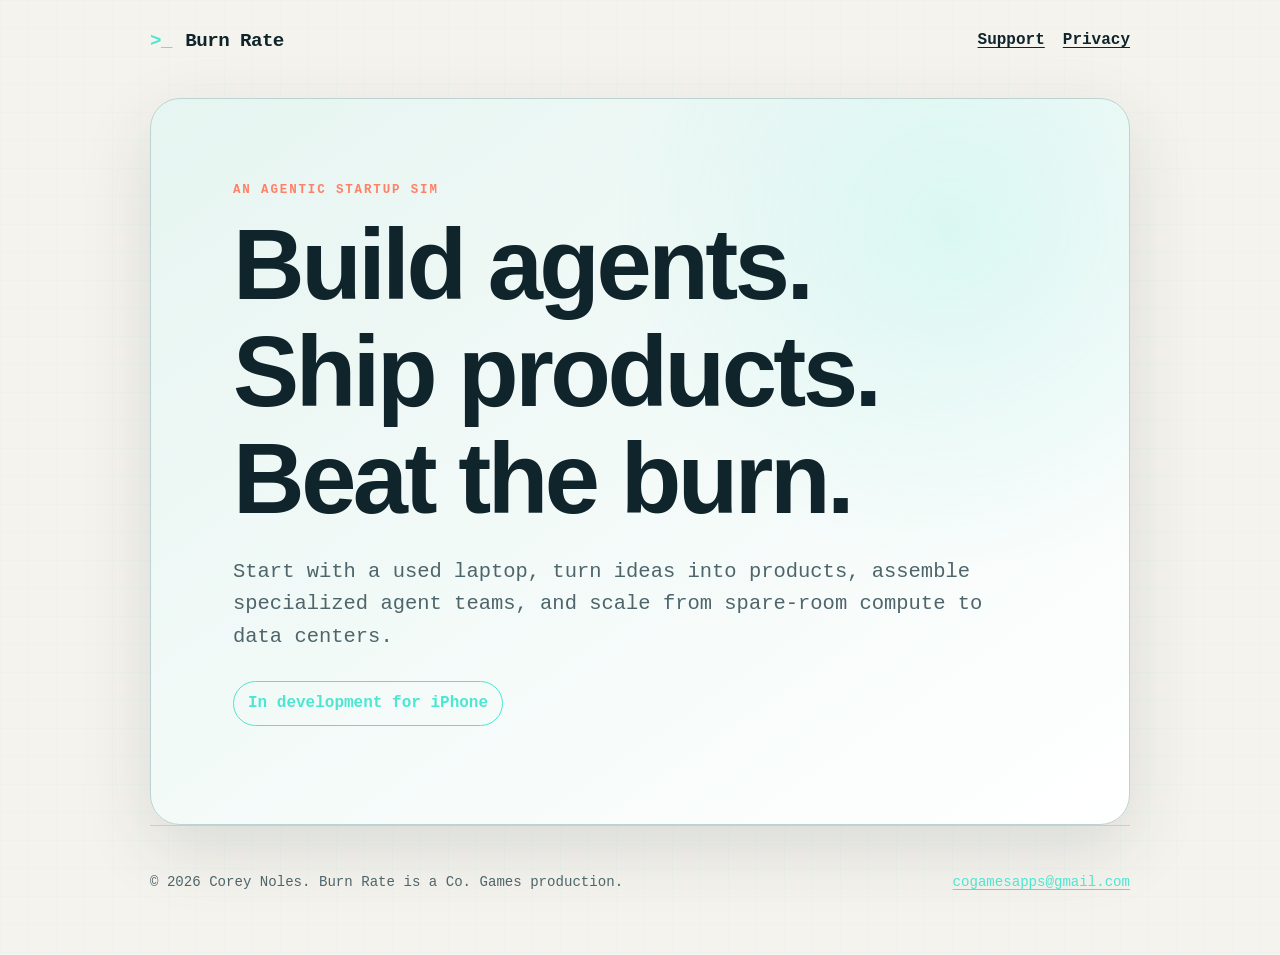
<file: index.html>
<!doctype html>
<html lang="en">
<head>
  <meta charset="utf-8">
  <meta name="viewport" content="width=device-width, initial-scale=1">
  <meta name="theme-color" content="#07131c">
  <meta name="description" content="Burn Rate is an agentic startup simulation for iPhone.">
  <title>Burn Rate — Agentic Startup Sim</title>
  <link rel="stylesheet" href="styles.css">
</head>
<body>
  <header class="site-header">
    <a class="brand" href="index.html" aria-label="Burn Rate home">Burn Rate</a>
    <nav aria-label="Main navigation"><a href="support.html">Support</a><a href="privacy.html">Privacy</a></nav>
  </header>
  <main>
    <section class="hero">
      <p class="eyebrow">An agentic startup sim</p>
      <h1>Build agents. Ship products. Beat the burn.</h1>
      <p class="lede">Start with a used laptop, turn ideas into products, assemble specialized agent teams, and scale from spare-room compute to data centers.</p>
      <p class="status">In development for iPhone</p>
    </section>
  </main>
  <footer><p>© 2026 Corey Noles. Burn Rate is a Co. Games production.</p><p><a href="mailto:cogamesapps@gmail.com?subject=Burn%20Rate%20support">cogamesapps@gmail.com</a></p></footer>
</body>
</html>
</file>
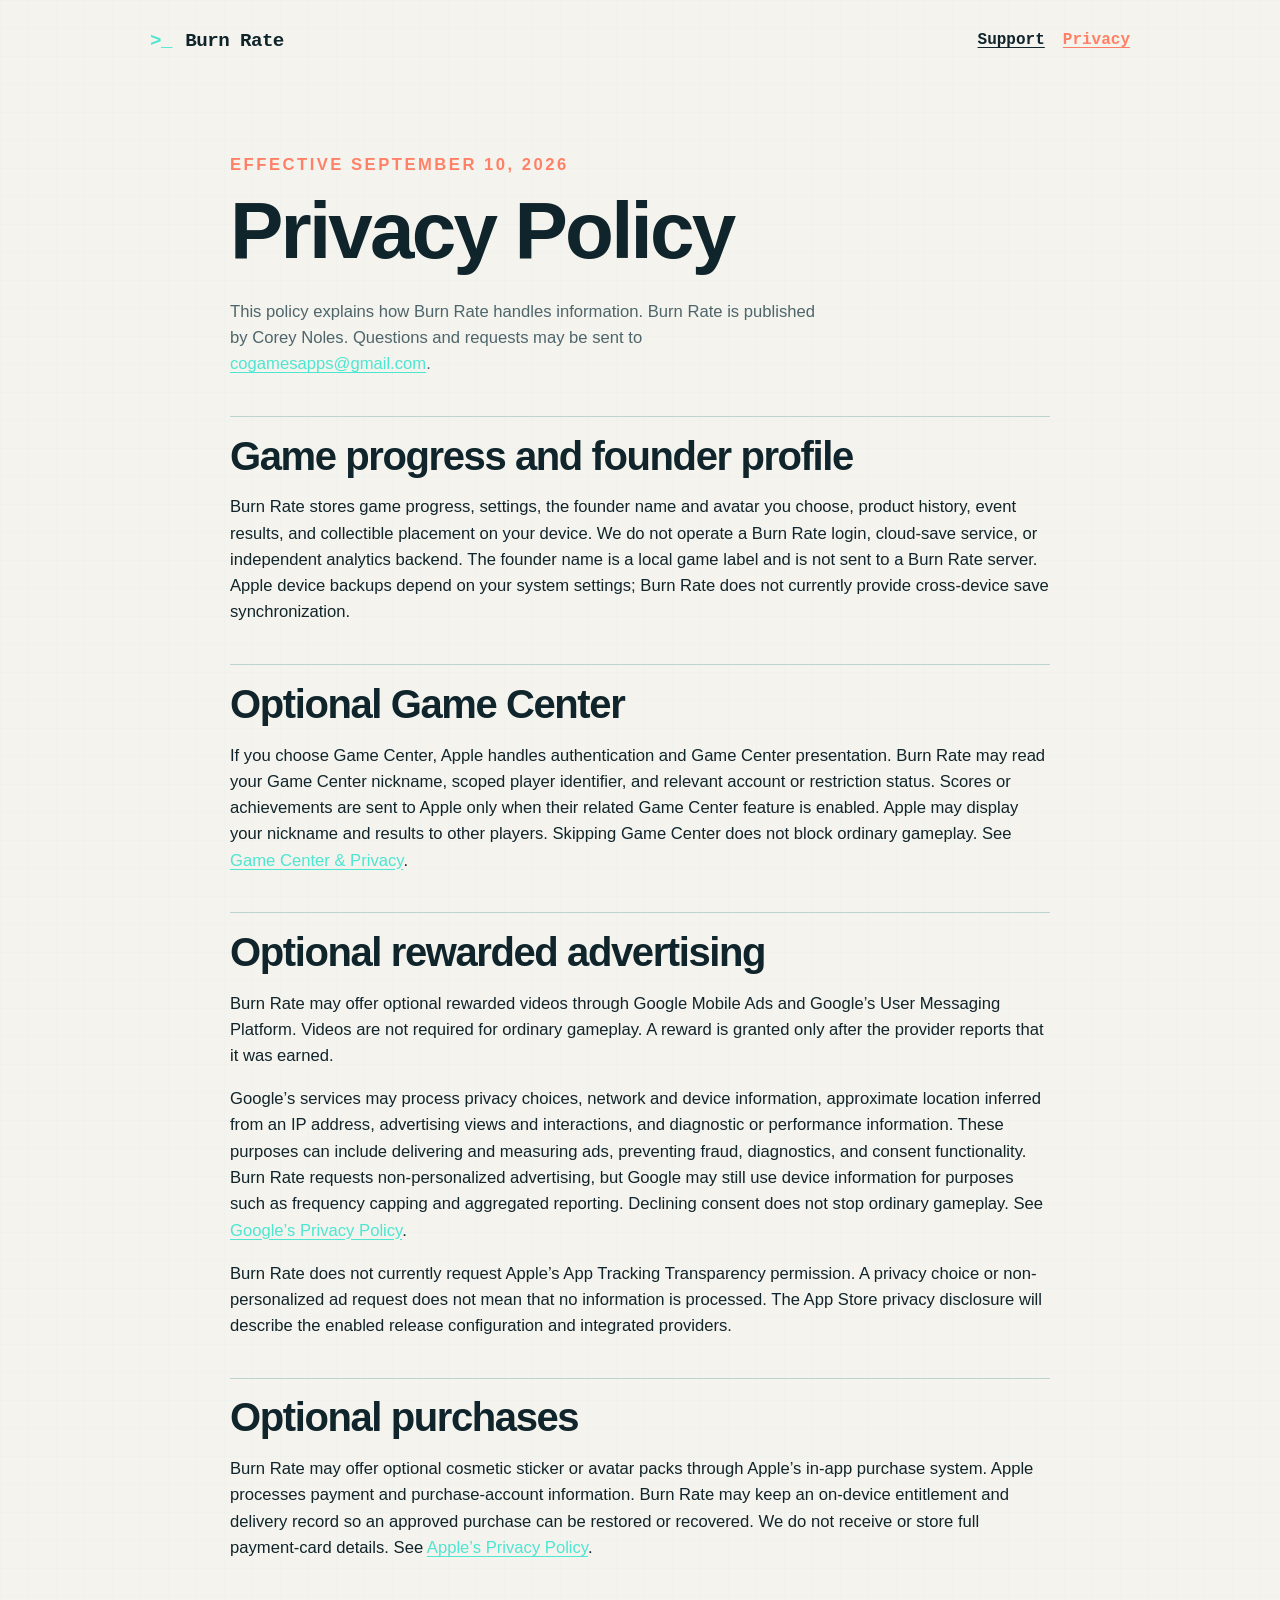
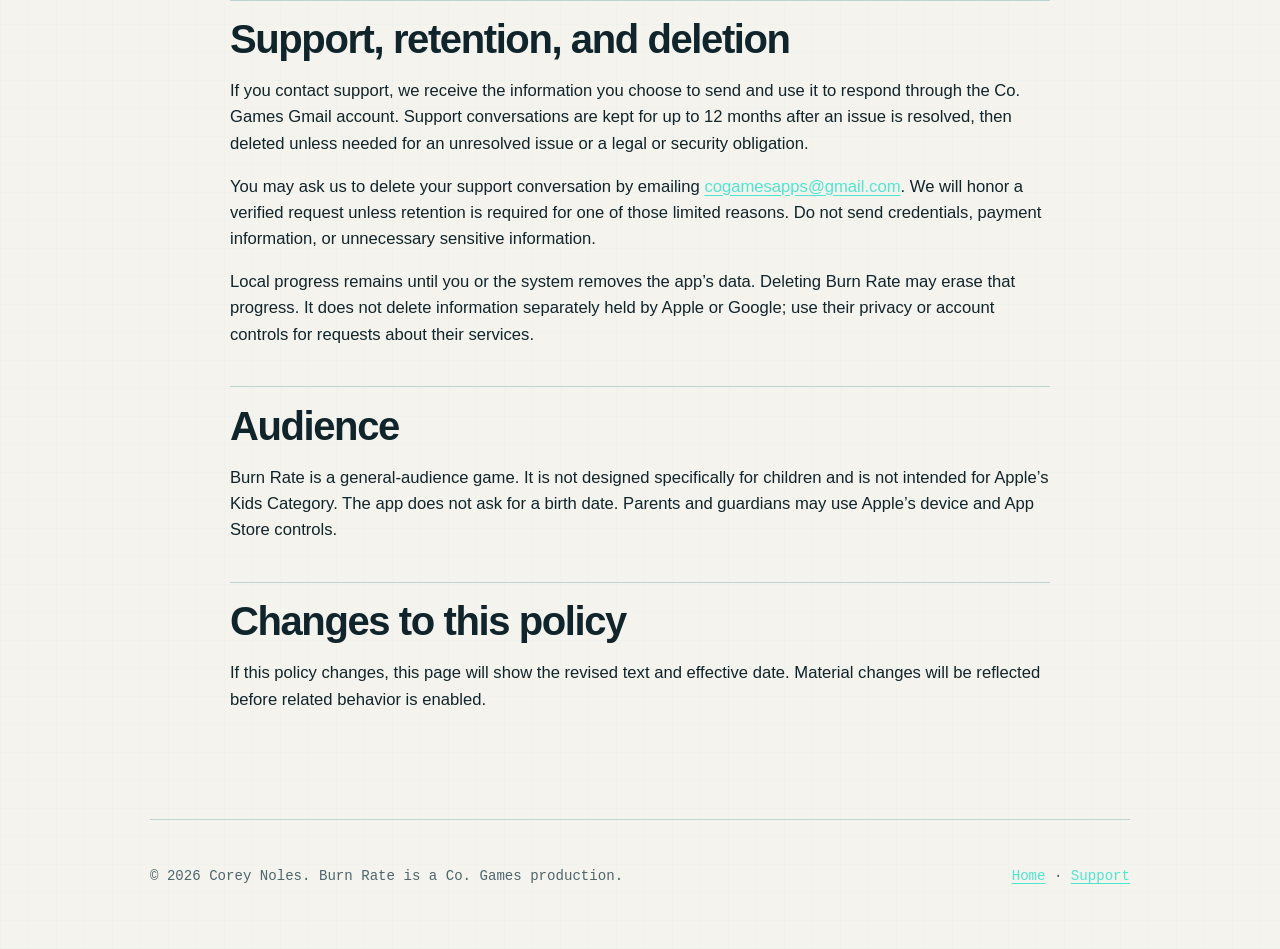
<file: privacy.html>
<!doctype html>
<html lang="en">
<head>
  <meta charset="utf-8">
  <meta name="viewport" content="width=device-width, initial-scale=1">
  <meta name="theme-color" content="#07131c">
  <meta name="description" content="Privacy Policy for Burn Rate on iPhone.">
  <title>Burn Rate Privacy Policy</title>
  <link rel="stylesheet" href="styles.css">
</head>
<body>
  <header class="site-header">
    <a class="brand" href="index.html" aria-label="Burn Rate home">Burn Rate</a>
    <nav aria-label="Main navigation"><a href="support.html">Support</a><a aria-current="page" href="privacy.html">Privacy</a></nav>
  </header>
  <main class="document">
    <p class="eyebrow">Effective September 10, 2026</p>
    <h1>Privacy Policy</h1>
    <p class="lede">This policy explains how Burn Rate handles information. Burn Rate is published by Corey Noles. Questions and requests may be sent to <a href="mailto:cogamesapps@gmail.com?subject=Burn%20Rate%20privacy">cogamesapps@gmail.com</a>.</p>

    <h2>Game progress and founder profile</h2>
    <p>Burn Rate stores game progress, settings, the founder name and avatar you choose, product history, event results, and collectible placement on your device. We do not operate a Burn Rate login, cloud-save service, or independent analytics backend. The founder name is a local game label and is not sent to a Burn Rate server. Apple device backups depend on your system settings; Burn Rate does not currently provide cross-device save synchronization.</p>

    <h2>Optional Game Center</h2>
    <p>If you choose Game Center, Apple handles authentication and Game Center presentation. Burn Rate may read your Game Center nickname, scoped player identifier, and relevant account or restriction status. Scores or achievements are sent to Apple only when their related Game Center feature is enabled. Apple may display your nickname and results to other players. Skipping Game Center does not block ordinary gameplay. See <a href="https://www.apple.com/legal/privacy/data/en/game-center/">Game Center &amp; Privacy</a>.</p>

    <h2>Optional rewarded advertising</h2>
    <p>Burn Rate may offer optional rewarded videos through Google Mobile Ads and Google’s User Messaging Platform. Videos are not required for ordinary gameplay. A reward is granted only after the provider reports that it was earned.</p>
    <p>Google’s services may process privacy choices, network and device information, approximate location inferred from an IP address, advertising views and interactions, and diagnostic or performance information. These purposes can include delivering and measuring ads, preventing fraud, diagnostics, and consent functionality. Burn Rate requests non-personalized advertising, but Google may still use device information for purposes such as frequency capping and aggregated reporting. Declining consent does not stop ordinary gameplay. See <a href="https://policies.google.com/privacy">Google’s Privacy Policy</a>.</p>
    <p>Burn Rate does not currently request Apple’s App Tracking Transparency permission. A privacy choice or non-personalized ad request does not mean that no information is processed. The App Store privacy disclosure will describe the enabled release configuration and integrated providers.</p>

    <h2>Optional purchases</h2>
    <p>Burn Rate may offer optional cosmetic sticker or avatar packs through Apple’s in-app purchase system. Apple processes payment and purchase-account information. Burn Rate may keep an on-device entitlement and delivery record so an approved purchase can be restored or recovered. We do not receive or store full payment-card details. See <a href="https://www.apple.com/legal/privacy/">Apple’s Privacy Policy</a>.</p>

    <h2>Support, retention, and deletion</h2>
    <p>If you contact support, we receive the information you choose to send and use it to respond through the Co. Games Gmail account. Support conversations are kept for up to 12 months after an issue is resolved, then deleted unless needed for an unresolved issue or a legal or security obligation.</p>
    <p>You may ask us to delete your support conversation by emailing <a href="mailto:cogamesapps@gmail.com?subject=Burn%20Rate%20deletion%20request">cogamesapps@gmail.com</a>. We will honor a verified request unless retention is required for one of those limited reasons. Do not send credentials, payment information, or unnecessary sensitive information.</p>
    <p>Local progress remains until you or the system removes the app’s data. Deleting Burn Rate may erase that progress. It does not delete information separately held by Apple or Google; use their privacy or account controls for requests about their services.</p>

    <h2>Audience</h2>
    <p>Burn Rate is a general-audience game. It is not designed specifically for children and is not intended for Apple’s Kids Category. The app does not ask for a birth date. Parents and guardians may use Apple’s device and App Store controls.</p>

    <h2>Changes to this policy</h2>
    <p>If this policy changes, this page will show the revised text and effective date. Material changes will be reflected before related behavior is enabled.</p>
  </main>
  <footer><p>© 2026 Corey Noles. Burn Rate is a Co. Games production.</p><p><a href="index.html">Home</a> · <a href="support.html">Support</a></p></footer>
</body>
</html>
</file>
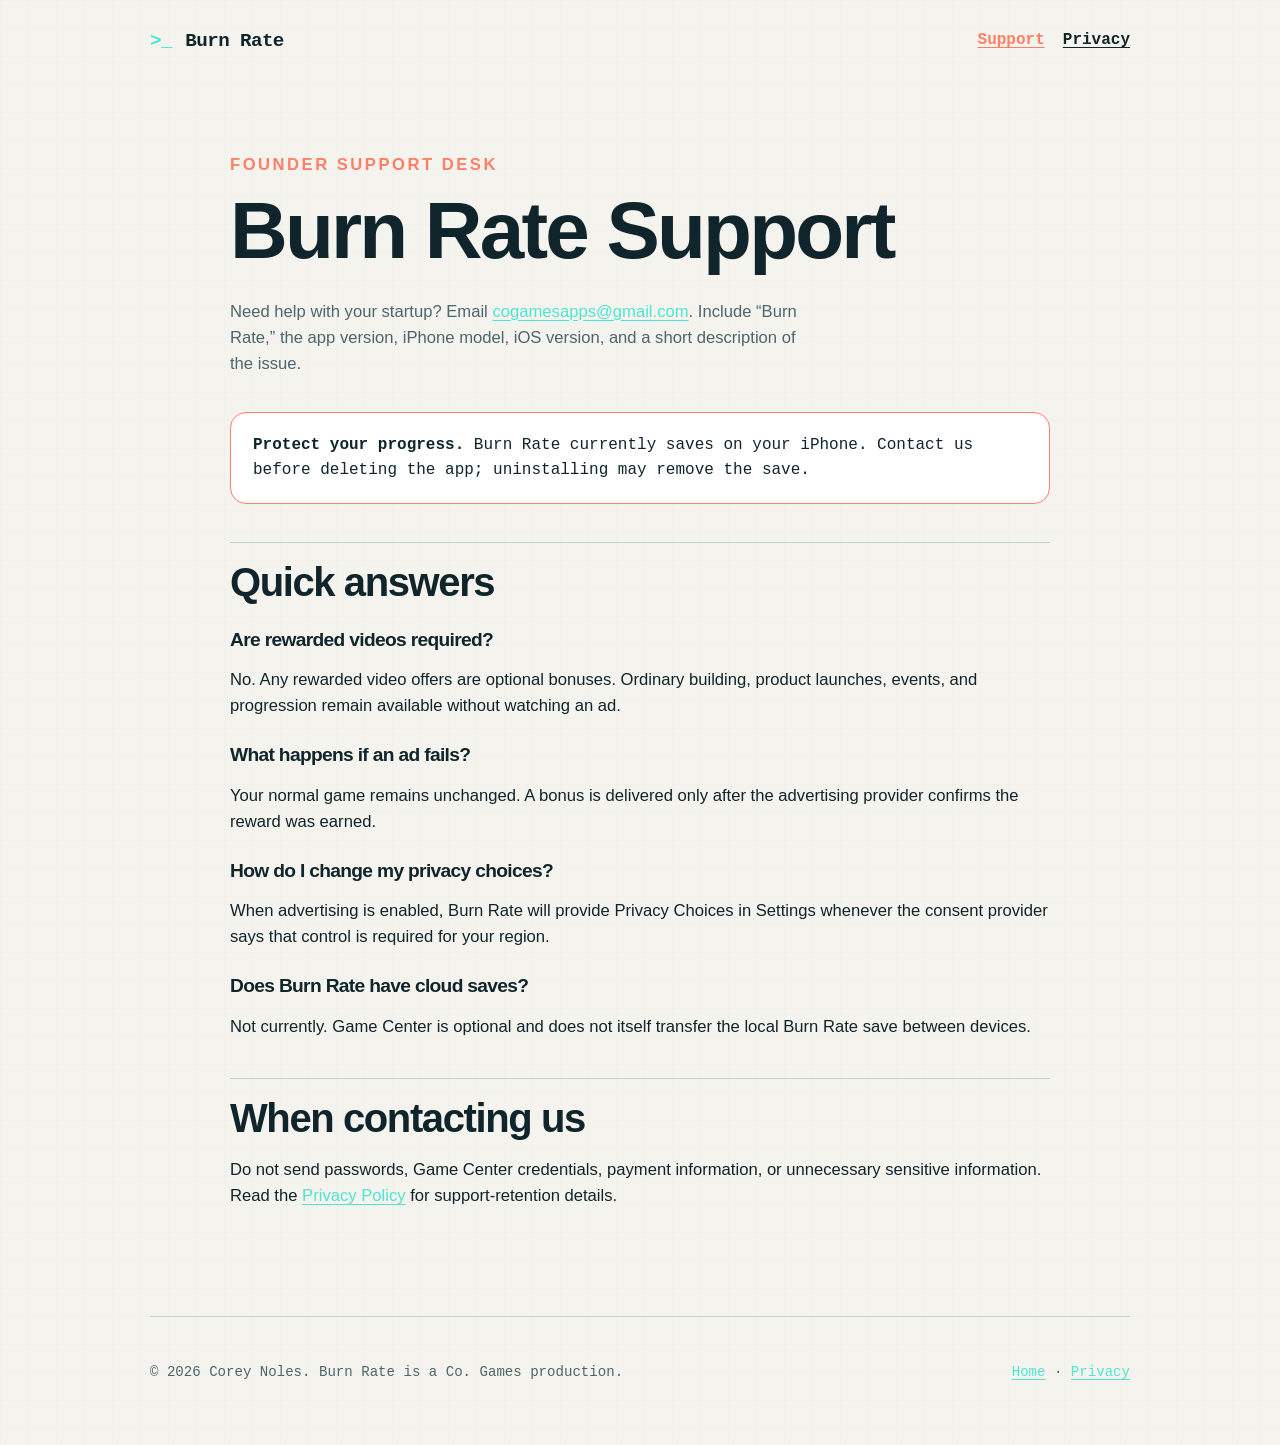
<file: support.html>
<!doctype html>
<html lang="en">
<head>
  <meta charset="utf-8">
  <meta name="viewport" content="width=device-width, initial-scale=1">
  <meta name="theme-color" content="#07131c">
  <meta name="description" content="Support for Burn Rate on iPhone.">
  <title>Burn Rate Support</title>
  <link rel="stylesheet" href="styles.css">
</head>
<body>
  <header class="site-header">
    <a class="brand" href="index.html" aria-label="Burn Rate home">Burn Rate</a>
    <nav aria-label="Main navigation"><a aria-current="page" href="support.html">Support</a><a href="privacy.html">Privacy</a></nav>
  </header>
  <main class="document">
    <p class="eyebrow">Founder support desk</p>
    <h1>Burn Rate Support</h1>
    <p class="lede">Need help with your startup? Email <a href="mailto:cogamesapps@gmail.com?subject=Burn%20Rate%20support">cogamesapps@gmail.com</a>. Include “Burn Rate,” the app version, iPhone model, iOS version, and a short description of the issue.</p>
    <aside class="notice"><strong>Protect your progress.</strong> Burn Rate currently saves on your iPhone. Contact us before deleting the app; uninstalling may remove the save.</aside>
    <h2>Quick answers</h2>
    <h3>Are rewarded videos required?</h3>
    <p>No. Any rewarded video offers are optional bonuses. Ordinary building, product launches, events, and progression remain available without watching an ad.</p>
    <h3>What happens if an ad fails?</h3>
    <p>Your normal game remains unchanged. A bonus is delivered only after the advertising provider confirms the reward was earned.</p>
    <h3>How do I change my privacy choices?</h3>
    <p>When advertising is enabled, Burn Rate will provide Privacy Choices in Settings whenever the consent provider says that control is required for your region.</p>
    <h3>Does Burn Rate have cloud saves?</h3>
    <p>Not currently. Game Center is optional and does not itself transfer the local Burn Rate save between devices.</p>
    <h2>When contacting us</h2>
    <p>Do not send passwords, Game Center credentials, payment information, or unnecessary sensitive information. Read the <a href="privacy.html">Privacy Policy</a> for support-retention details.</p>
  </main>
  <footer><p>© 2026 Corey Noles. Burn Rate is a Co. Games production.</p><p><a href="index.html">Home</a> · <a href="privacy.html">Privacy</a></p></footer>
</body>
</html>
</file>
<file: styles.css>
:root {
  color-scheme: dark light;
  --bg: #07131c;
  --panel: #0d202c;
  --panel-strong: #122b38;
  --ink: #eef8f4;
  --muted: #a9c0c4;
  --cyan: #4de6d1;
  --coral: #ff8066;
  --line: #274551;
  --shadow: #02080c88;
}
* { box-sizing: border-box; }
html { background: var(--bg); color: var(--ink); font-family: ui-monospace, SFMono-Regular, Menlo, Monaco, Consolas, monospace; line-height: 1.58; }
body { margin: 0; min-width: 280px; background-image: linear-gradient(#4de6d108 1px, transparent 1px), linear-gradient(90deg, #4de6d108 1px, transparent 1px); background-size: 28px 28px; }
a { color: var(--cyan); text-underline-offset: .2em; }
a:hover { color: var(--coral); }
a:focus-visible { outline: 3px solid var(--coral); outline-offset: 4px; border-radius: 3px; }
.site-header, main, footer { width: min(980px, calc(100% - 38px)); margin-inline: auto; }
.site-header { min-height: 82px; display: flex; align-items: center; justify-content: space-between; gap: 20px; }
.brand { color: var(--ink); font-size: 1.2rem; font-weight: 900; letter-spacing: -.03em; text-decoration: none; }
.brand::before { content: ">_"; margin-right: .7em; color: var(--cyan); }
nav { display: flex; flex-wrap: wrap; justify-content: flex-end; gap: 18px; font-weight: 800; }
nav a { color: var(--ink); }
nav a[aria-current="page"] { color: var(--coral); }
.hero { min-height: 520px; display: grid; align-content: center; margin-top: 16px; padding: clamp(36px, 8vw, 82px); overflow: hidden; border: 1px solid var(--line); border-radius: 30px; background: radial-gradient(circle at 82% 18%, #4de6d124, transparent 34%), linear-gradient(145deg, var(--panel-strong), var(--panel)); box-shadow: 0 24px 70px var(--shadow); }
.eyebrow { margin: 0 0 10px; color: var(--coral); font-size: .78rem; font-weight: 900; letter-spacing: .15em; text-transform: uppercase; }
h1, h2, h3 { margin: 0; font-family: -apple-system, BlinkMacSystemFont, "Segoe UI", sans-serif; font-weight: 900; line-height: 1.08; letter-spacing: -.035em; }
h1 { max-width: 13ch; font-size: clamp(3rem, 9vw, 6.2rem); }
h2 { margin-top: 2.4rem; font-size: clamp(1.65rem, 4vw, 2.5rem); }
h3 { margin-top: 1.6rem; font-size: 1.2rem; }
.lede { max-width: 64ch; margin: 24px 0 0; color: var(--muted); font-size: clamp(1.05rem, 2vw, 1.28rem); }
.status { width: fit-content; margin-top: 28px; padding: 9px 14px; border: 1px solid var(--cyan); border-radius: 999px; color: var(--cyan); font-weight: 900; }
.document { max-width: 820px; padding: 70px 0 90px; }
.document h1 { max-width: none; font-size: clamp(2.7rem, 8vw, 5rem); }
.document h2 { padding-top: 1.1rem; border-top: 1px solid var(--line); }
.document p, .document li { font-family: -apple-system, BlinkMacSystemFont, "Segoe UI", sans-serif; font-size: 1.04rem; }
.notice { margin: 34px 0; padding: 20px 22px; border: 1px solid var(--coral); border-radius: 16px; background: var(--panel); }
footer { display: flex; justify-content: space-between; gap: 24px; padding: 30px 0 48px; border-top: 1px solid var(--line); color: var(--muted); font-size: .88rem; }
@media (prefers-color-scheme: light) {
  :root { --bg: #f5f3ed; --panel: #ffffff; --panel-strong: #e6f5f1; --ink: #10242b; --muted: #4d656b; --line: #bdd3d1; --shadow: #17333b20; }
}
@media (max-width: 650px) {
  .site-header, main, footer { width: min(100% - 26px, 980px); }
  .site-header { align-items: flex-start; padding: 17px 0; }
  nav { gap: 12px; padding-top: 3px; }
  .hero { min-height: 440px; padding: 40px 26px; border-radius: 22px; }
  .document { padding: 50px 3px 70px; }
  footer { display: block; }
}
@media (prefers-reduced-motion: reduce) { *, *::before, *::after { scroll-behavior: auto !important; } }
</file>
